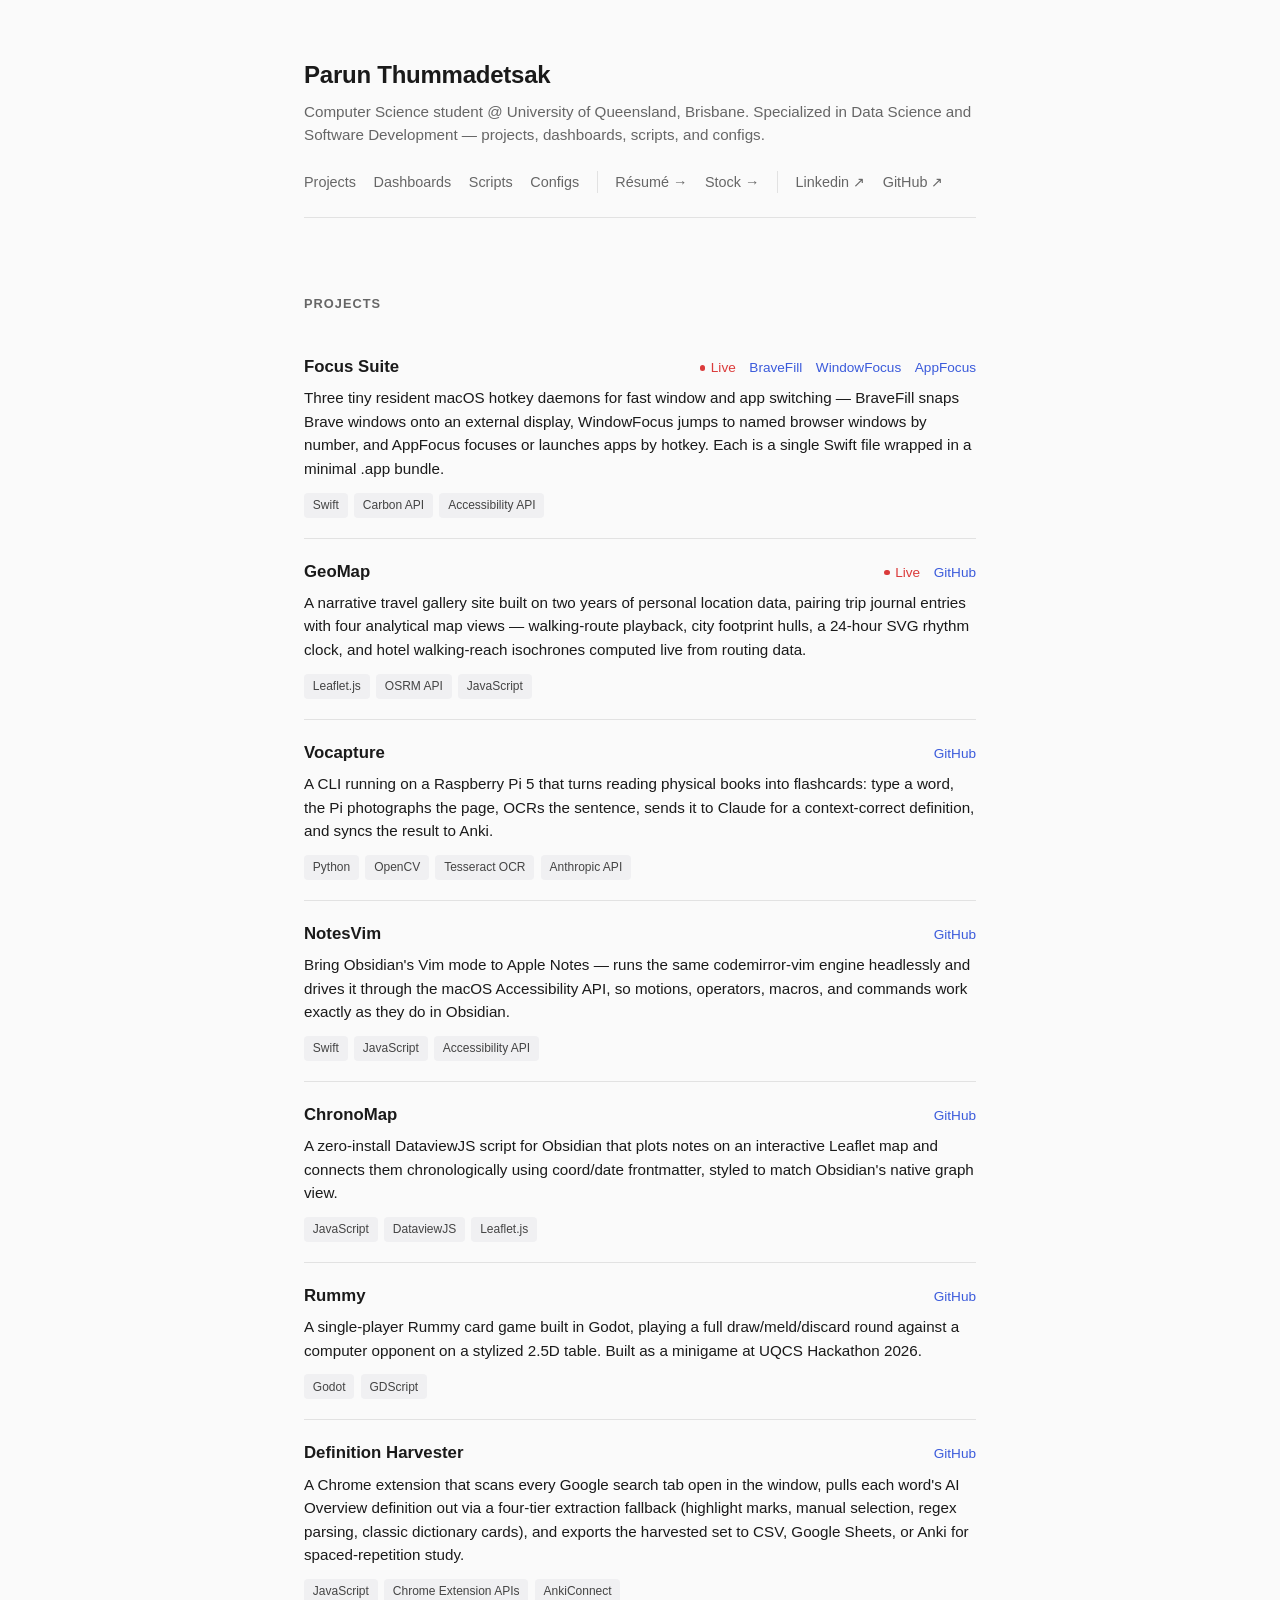
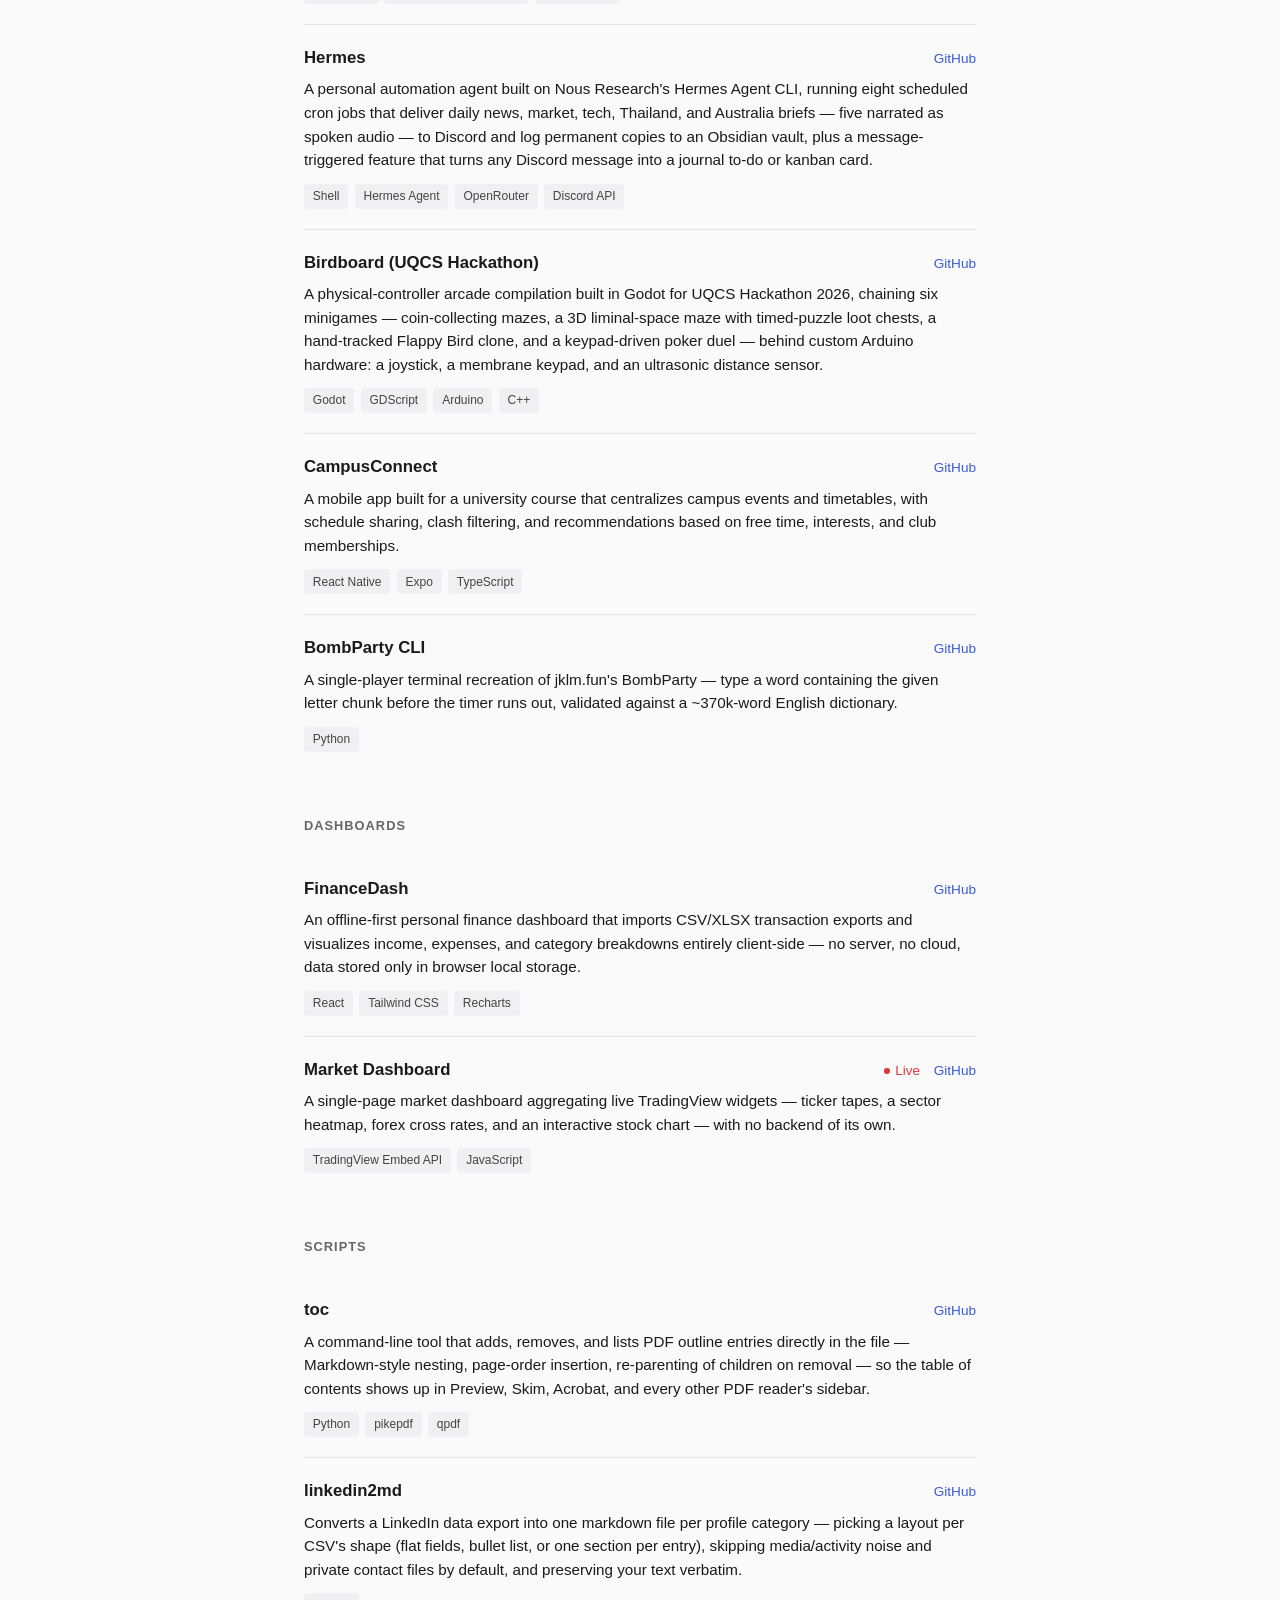
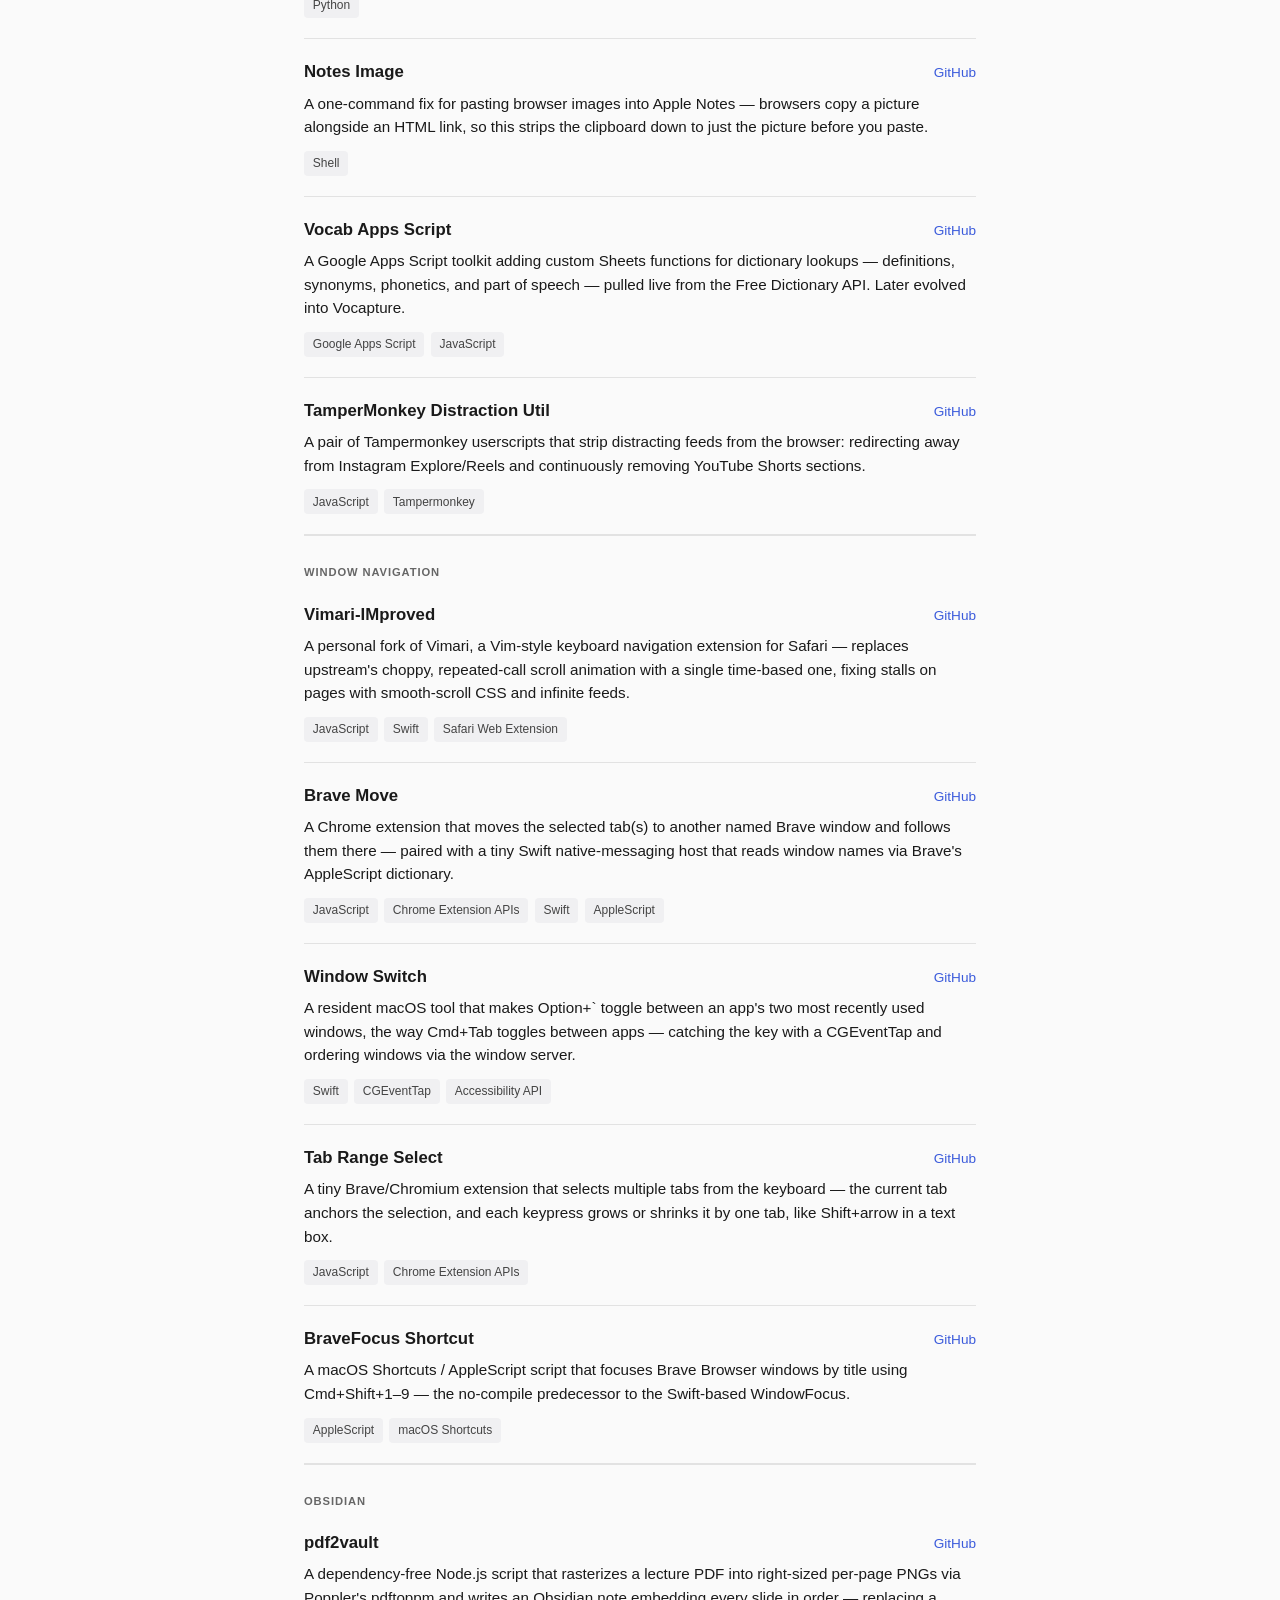
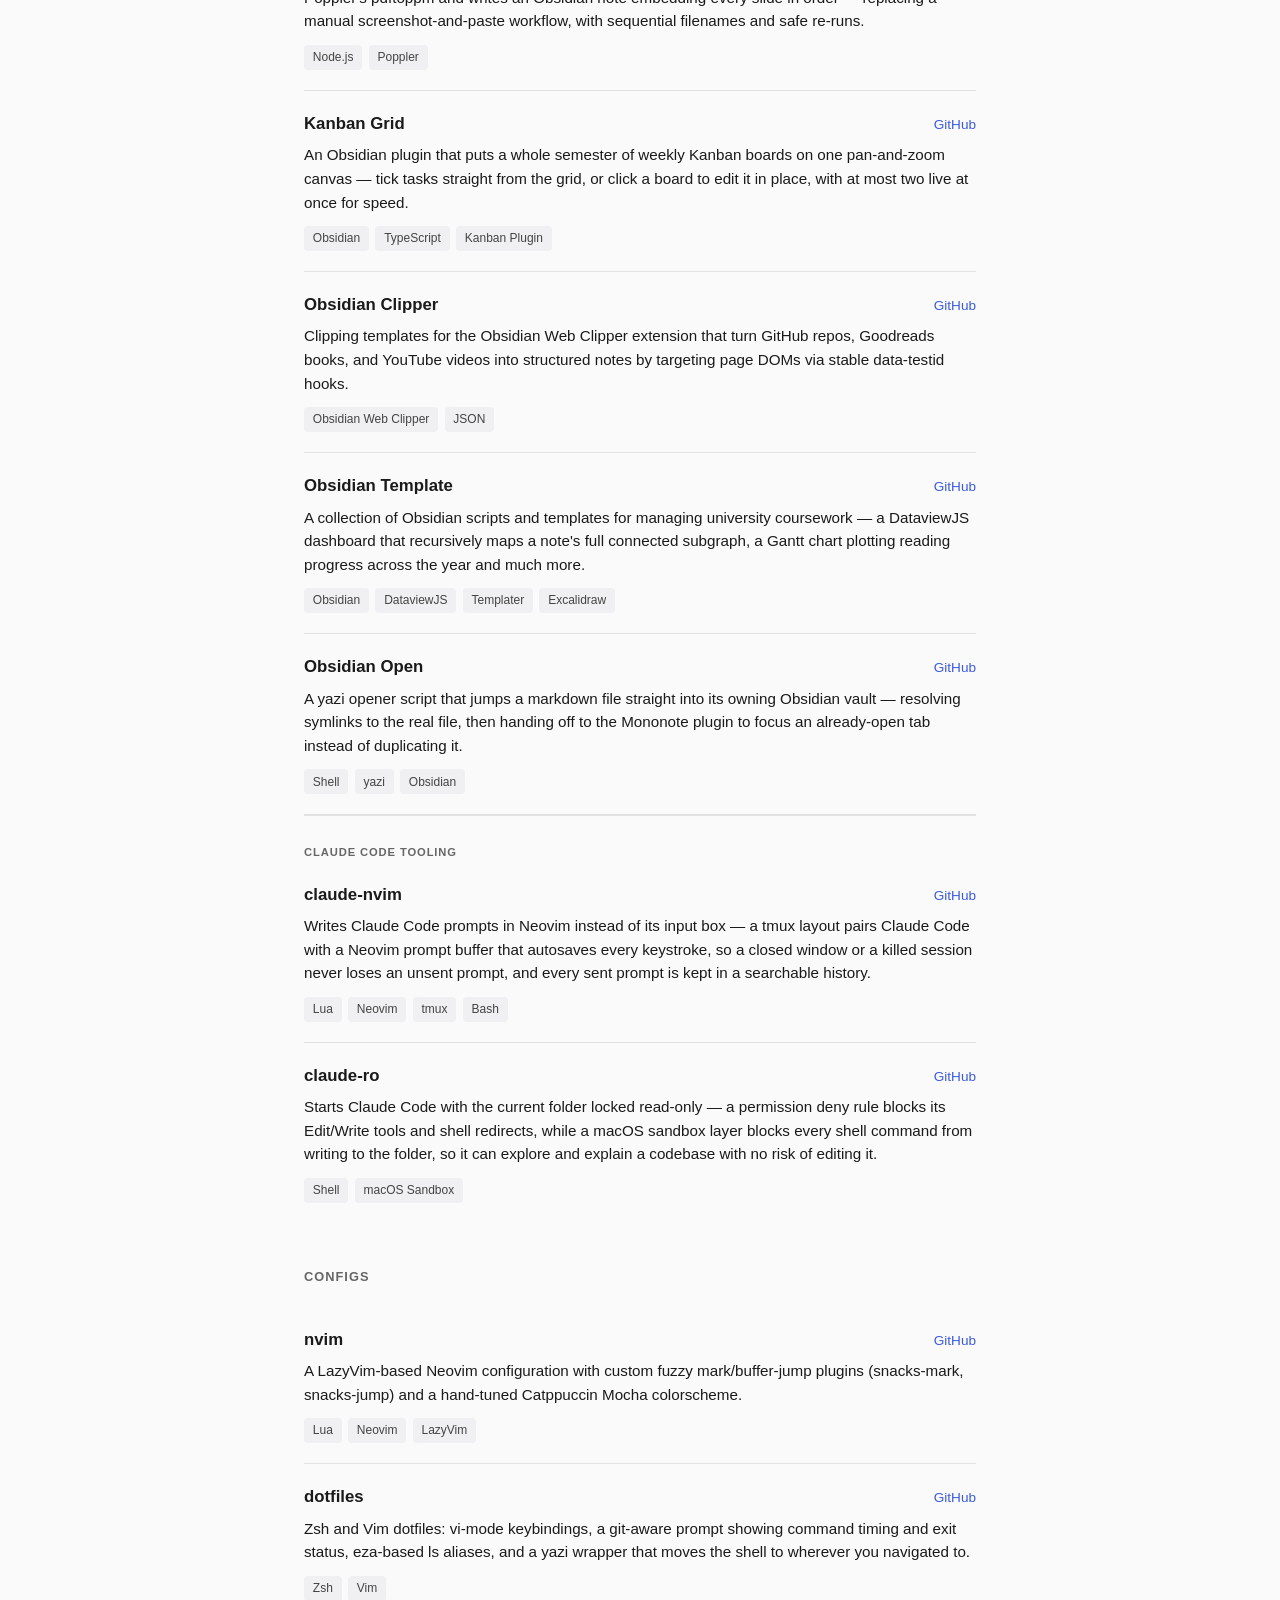
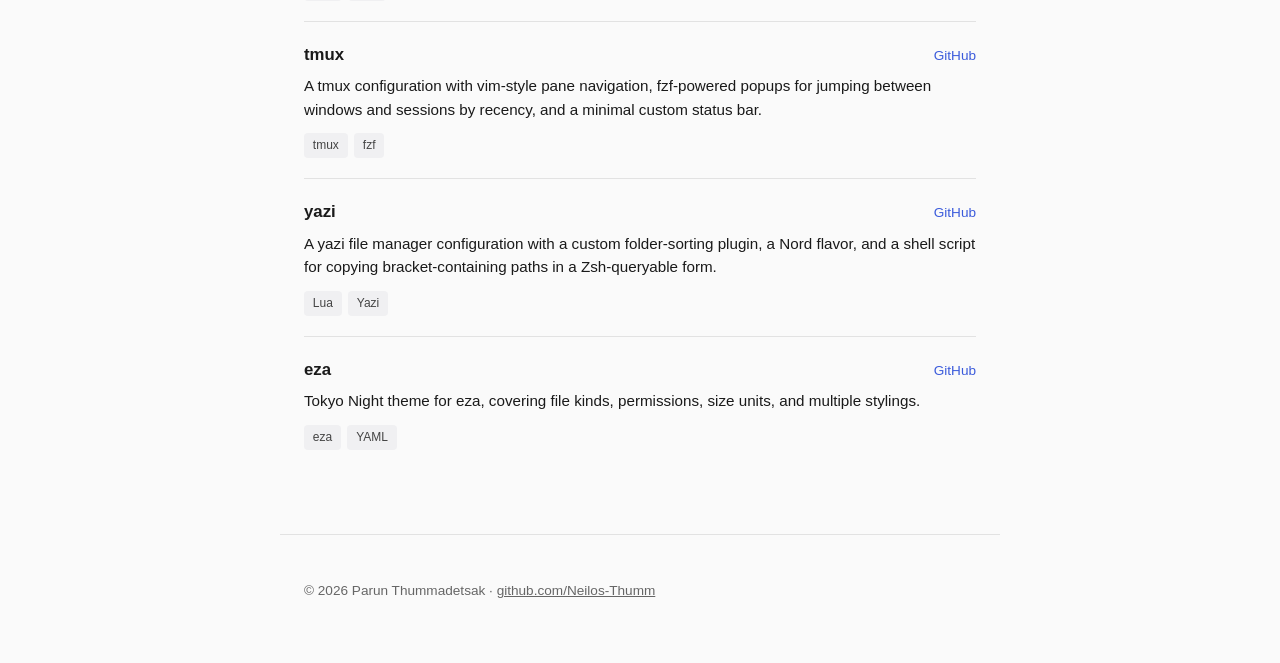
<file: index.html>
<!DOCTYPE html>
<html lang="en">
<head>
  <meta charset="UTF-8">
  <meta name="viewport" content="width=device-width, initial-scale=1">
  <title>Nile Parun</title>
  <meta name="description" content="Projects, dashboards, scripts, and configs by Nile Parun.">
  <link rel="icon" href="data:image/svg+xml,<svg xmlns=%22http://www.w3.org/2000/svg%22 viewBox=%220 0 100 100%22><text y=%22.9em%22 font-size=%2290%22>&#9679;</text></svg>">
  <link rel="stylesheet" href="css.css">
  <!-- Google tag (gtag.js) -->
  <script async src="https://www.googletagmanager.com/gtag/js?id=G-6Y356W58WZ"></script>
  <script>
    window.dataLayer = window.dataLayer || [];
    function gtag(){dataLayer.push(arguments);}
    gtag('js', new Date());
    gtag('config', 'G-6Y356W58WZ');
  </script>
</head>
<body>

  <header class="site-header">
    <h1><a href="/">Parun Thummadetsak</a></h1>
    <p class="tagline">Computer Science student @ University of Queensland, Brisbane. Specialized in Data Science and Software Development &mdash; projects, dashboards, scripts, and configs.</p>
    <nav class="section-nav">
      <div class="nav-group">
        <a href="/#projects">Projects</a>
        <a href="/#dashboards">Dashboards</a>
        <a href="/#scripts">Scripts</a>
        <a href="/#configs">Configs</a>
      </div>
      <span class="nav-divider" aria-hidden="true"></span>
      <div class="nav-group">
        <a href="/resume">Résumé &#8594;</a>
        <a href="https://stock.nileparun.com/">Stock &#8594;</a>
      </div>
      <span class="nav-divider" aria-hidden="true"></span>
      <div class="nav-group">
        <a href="https://www.linkedin.com/in/parunthumm/" target="_blank" rel="noopener">Linkedin &#8599;</a>
        <a href="https://github.com/Neilos-Thumm" target="_blank" rel="noopener">GitHub &#8599;</a>
      </div>
    </nav>
  </header>

  <nav class="scroll-rail" aria-label="Page sections">
    <a class="rail-item" href="#projects" data-target="projects">
      <span class="rail-tick"></span>
      <span class="rail-label">Projects</span>
    </a>
    <a class="rail-item" href="#dashboards" data-target="dashboards">
      <span class="rail-tick"></span>
      <span class="rail-label">Dashboards</span>
    </a>
    <a class="rail-item" href="#scripts" data-target="scripts">
      <span class="rail-tick"></span>
      <span class="rail-label">Scripts</span>
    </a>
    <a class="rail-item rail-item--sub" href="#scripts-window-nav" data-target="scripts-window-nav">
      <span class="rail-tick"></span>
      <span class="rail-label">Window Navigation</span>
    </a>
    <a class="rail-item rail-item--sub" href="#scripts-obsidian" data-target="scripts-obsidian">
      <span class="rail-tick"></span>
      <span class="rail-label">Obsidian</span>
    </a>
    <a class="rail-item rail-item--sub" href="#scripts-claude-tooling" data-target="scripts-claude-tooling">
      <span class="rail-tick"></span>
      <span class="rail-label">Claude Code Tooling</span>
    </a>
    <a class="rail-item" href="#configs" data-target="configs">
      <span class="rail-tick"></span>
      <span class="rail-label">Configs</span>
    </a>
  </nav>

  <main>

    <section id="projects" aria-labelledby="projects-heading">
      <h2 id="projects-heading">Projects</h2>

      <article class="entry">
        <div class="entry-head">
          <h3><a href="https://focus.nileparun.com/" target="_blank" rel="noopener">Focus Suite</a></h3>
          <div class="entry-links">
            <a href="https://focus.nileparun.com/" target="_blank" rel="noopener" class="live">Live</a>
            <a href="https://github.com/Neilos-Thumm/BraveFill" target="_blank" rel="noopener">BraveFill</a>
            <a href="https://github.com/Neilos-Thumm/WindowFocus" target="_blank" rel="noopener">WindowFocus</a>
            <a href="https://github.com/Neilos-Thumm/AppFocus" target="_blank" rel="noopener">AppFocus</a>
          </div>
        </div>
        <p>Three tiny resident macOS hotkey daemons for fast window and app switching &mdash; BraveFill snaps Brave windows onto an external display, WindowFocus jumps to named browser windows by number, and AppFocus focuses or launches apps by hotkey. Each is a single Swift file wrapped in a minimal .app bundle.</p>
        <ul class="tech">
          <li>Swift</li><li>Carbon API</li><li>Accessibility API</li>
        </ul>
      </article>

      <article class="entry">
        <div class="entry-head">
          <h3><a href="https://map.nileparun.com/" target="_blank" rel="noopener">GeoMap</a></h3>
          <div class="entry-links">
            <a href="https://map.nileparun.com/" target="_blank" rel="noopener" class="live">Live</a>
            <a href="https://github.com/Neilos-Thumm/GeoMap" target="_blank" rel="noopener">GitHub</a>
          </div>
        </div>
        <p>A narrative travel gallery site built on two years of personal location data, pairing trip journal entries with four analytical map views &mdash; walking-route playback, city footprint hulls, a 24-hour SVG rhythm clock, and hotel walking-reach isochrones computed live from routing data.</p>
        <ul class="tech">
          <li>Leaflet.js</li><li>OSRM API</li><li>JavaScript</li>
        </ul>
      </article>

      <article class="entry">
        <div class="entry-head">
          <h3><a href="https://github.com/Neilos-Thumm/Vocapture" target="_blank" rel="noopener">Vocapture</a></h3>
          <div class="entry-links">
            <a href="https://github.com/Neilos-Thumm/Vocapture" target="_blank" rel="noopener">GitHub</a>
          </div>
        </div>
        <p>A CLI running on a Raspberry Pi 5 that turns reading physical books into flashcards: type a word, the Pi photographs the page, OCRs the sentence, sends it to Claude for a context-correct definition, and syncs the result to Anki.</p>
        <ul class="tech">
          <li>Python</li><li>OpenCV</li><li>Tesseract OCR</li><li>Anthropic API</li>
        </ul>
      </article>

      <article class="entry">
        <div class="entry-head">
          <h3><a href="https://github.com/Neilos-Thumm/NotesVim" target="_blank" rel="noopener">NotesVim</a></h3>
          <div class="entry-links">
            <a href="https://github.com/Neilos-Thumm/NotesVim" target="_blank" rel="noopener">GitHub</a>
          </div>
        </div>
        <p>Bring Obsidian's Vim mode to Apple Notes &mdash; runs the same codemirror-vim engine headlessly and drives it through the macOS Accessibility API, so motions, operators, macros, and commands work exactly as they do in Obsidian.</p>
        <ul class="tech">
          <li>Swift</li><li>JavaScript</li><li>Accessibility API</li>
        </ul>
      </article>

      <article class="entry">
        <div class="entry-head">
          <h3><a href="https://github.com/Neilos-Thumm/ChronoMap" target="_blank" rel="noopener">ChronoMap</a></h3>
          <div class="entry-links">
            <a href="https://github.com/Neilos-Thumm/ChronoMap" target="_blank" rel="noopener">GitHub</a>
          </div>
        </div>
        <p>A zero-install DataviewJS script for Obsidian that plots notes on an interactive Leaflet map and connects them chronologically using coord/date frontmatter, styled to match Obsidian's native graph view.</p>
        <ul class="tech">
          <li>JavaScript</li><li>DataviewJS</li><li>Leaflet.js</li>
        </ul>
      </article>

      <article class="entry">
        <div class="entry-head">
          <h3><a href="https://github.com/Neilos-Thumm/Rummy" target="_blank" rel="noopener">Rummy</a></h3>
          <div class="entry-links">
            <a href="https://github.com/Neilos-Thumm/Rummy" target="_blank" rel="noopener">GitHub</a>
          </div>
        </div>
        <p>A single-player Rummy card game built in Godot, playing a full draw/meld/discard round against a computer opponent on a stylized 2.5D table. Built as a minigame at UQCS Hackathon 2026.</p>
        <ul class="tech">
          <li>Godot</li><li>GDScript</li>
        </ul>
      </article>

      <article class="entry">
        <div class="entry-head">
          <h3><a href="https://github.com/Neilos-Thumm/DefinitionHarvester" target="_blank" rel="noopener">Definition Harvester</a></h3>
          <div class="entry-links">
            <a href="https://github.com/Neilos-Thumm/DefinitionHarvester" target="_blank" rel="noopener">GitHub</a>
          </div>
        </div>
        <p>A Chrome extension that scans every Google search tab open in the window, pulls each word's AI Overview definition out via a four-tier extraction fallback (highlight marks, manual selection, regex parsing, classic dictionary cards), and exports the harvested set to CSV, Google Sheets, or Anki for spaced-repetition study.</p>
        <ul class="tech">
          <li>JavaScript</li><li>Chrome Extension APIs</li><li>AnkiConnect</li>
        </ul>
      </article>

      <article class="entry">
        <div class="entry-head">
          <h3><a href="https://github.com/Neilos-Thumm/Hermes" target="_blank" rel="noopener">Hermes</a></h3>
          <div class="entry-links">
            <a href="https://github.com/Neilos-Thumm/Hermes" target="_blank" rel="noopener">GitHub</a>
          </div>
        </div>
        <p>A personal automation agent built on Nous Research's Hermes Agent CLI, running eight scheduled cron jobs that deliver daily news, market, tech, Thailand, and Australia briefs &mdash; five narrated as spoken audio &mdash; to Discord and log permanent copies to an Obsidian vault, plus a message-triggered feature that turns any Discord message into a journal to-do or kanban card.</p>
        <ul class="tech">
          <li>Shell</li><li>Hermes Agent</li><li>OpenRouter</li><li>Discord API</li>
        </ul>
      </article>

      <article class="entry">
        <div class="entry-head">
          <h3><a href="https://github.com/thedoomedpie/Hackathon-2026" target="_blank" rel="noopener">Birdboard (UQCS Hackathon)</a></h3>
          <div class="entry-links">
            <a href="https://github.com/thedoomedpie/Hackathon-2026" target="_blank" rel="noopener">GitHub</a>
          </div>
        </div>
        <p>A physical-controller arcade compilation built in Godot for UQCS Hackathon 2026, chaining six minigames &mdash; coin-collecting mazes, a 3D liminal-space maze with timed-puzzle loot chests, a hand-tracked Flappy Bird clone, and a keypad-driven poker duel &mdash; behind custom Arduino hardware: a joystick, a membrane keypad, and an ultrasonic distance sensor.</p>
        <ul class="tech">
          <li>Godot</li><li>GDScript</li><li>Arduino</li><li>C++</li>
        </ul>
      </article>

      <article class="entry">
        <div class="entry-head">
          <h3><a href="https://github.com/Neilos-Thumm/CampusConnect" target="_blank" rel="noopener">CampusConnect</a></h3>
          <div class="entry-links">
            <a href="https://github.com/Neilos-Thumm/CampusConnect" target="_blank" rel="noopener">GitHub</a>
          </div>
        </div>
        <p>A mobile app built for a university course that centralizes campus events and timetables, with schedule sharing, clash filtering, and recommendations based on free time, interests, and club memberships.</p>
        <ul class="tech">
          <li>React Native</li><li>Expo</li><li>TypeScript</li>
        </ul>
      </article>

      <article class="entry">
        <div class="entry-head">
          <h3><a href="https://github.com/Neilos-Thumm/BombParty-CLI" target="_blank" rel="noopener">BombParty CLI</a></h3>
          <div class="entry-links">
            <a href="https://github.com/Neilos-Thumm/BombParty-CLI" target="_blank" rel="noopener">GitHub</a>
          </div>
        </div>
        <p>A single-player terminal recreation of jklm.fun's BombParty &mdash; type a word containing the given letter chunk before the timer runs out, validated against a ~370k-word English dictionary.</p>
        <ul class="tech">
          <li>Python</li>
        </ul>
      </article>
    </section>

    <section id="dashboards" aria-labelledby="dashboards-heading">
      <h2 id="dashboards-heading">Dashboards</h2>

      <article class="entry">
        <div class="entry-head">
          <h3><a href="https://github.com/Neilos-Thumm/FinanceDash" target="_blank" rel="noopener">FinanceDash</a></h3>
          <div class="entry-links">
            <a href="https://github.com/Neilos-Thumm/FinanceDash" target="_blank" rel="noopener">GitHub</a>
          </div>
        </div>
        <p>An offline-first personal finance dashboard that imports CSV/XLSX transaction exports and visualizes income, expenses, and category breakdowns entirely client-side &mdash; no server, no cloud, data stored only in browser local storage.</p>
        <ul class="tech">
          <li>React</li><li>Tailwind CSS</li><li>Recharts</li>
        </ul>
      </article>

      <article class="entry">
        <div class="entry-head">
          <h3><a href="https://stock.nileparun.com" target="_blank" rel="noopener">Market Dashboard</a></h3>
          <div class="entry-links">
            <a href="https://stock.nileparun.com" class="live">Live</a>
            <a href="https://github.com/Neilos-Thumm/stock" target="_blank" rel="noopener">GitHub</a>
          </div>
        </div>
        <p>A single-page market dashboard aggregating live TradingView widgets &mdash; ticker tapes, a sector heatmap, forex cross rates, and an interactive stock chart &mdash; with no backend of its own.</p>
        <ul class="tech">
          <li>TradingView Embed API</li><li>JavaScript</li>
        </ul>
      </article>
    </section>

    <section id="scripts" aria-labelledby="scripts-heading">
      <h2 id="scripts-heading">Scripts</h2>

      <article class="entry">
        <div class="entry-head">
          <h3><a href="https://github.com/Neilos-Thumm/toc" target="_blank" rel="noopener">toc</a></h3>
          <div class="entry-links">
            <a href="https://github.com/Neilos-Thumm/toc" target="_blank" rel="noopener">GitHub</a>
          </div>
        </div>
        <p>A command-line tool that adds, removes, and lists PDF outline entries directly in the file &mdash; Markdown-style nesting, page-order insertion, re-parenting of children on removal &mdash; so the table of contents shows up in Preview, Skim, Acrobat, and every other PDF reader's sidebar.</p>
        <ul class="tech">
          <li>Python</li><li>pikepdf</li><li>qpdf</li>
        </ul>
      </article>

      <article class="entry">
        <div class="entry-head">
          <h3><a href="https://github.com/Neilos-Thumm/linkedin2md" target="_blank" rel="noopener">linkedin2md</a></h3>
          <div class="entry-links">
            <a href="https://github.com/Neilos-Thumm/linkedin2md" target="_blank" rel="noopener">GitHub</a>
          </div>
        </div>
        <p>Converts a LinkedIn data export into one markdown file per profile category &mdash; picking a layout per CSV's shape (flat fields, bullet list, or one section per entry), skipping media/activity noise and private contact files by default, and preserving your text verbatim.</p>
        <ul class="tech">
          <li>Python</li>
        </ul>
      </article>

      <article class="entry">
        <div class="entry-head">
          <h3><a href="https://github.com/Neilos-Thumm/NotesImage" target="_blank" rel="noopener">Notes Image</a></h3>
          <div class="entry-links">
            <a href="https://github.com/Neilos-Thumm/NotesImage" target="_blank" rel="noopener">GitHub</a>
          </div>
        </div>
        <p>A one-command fix for pasting browser images into Apple Notes &mdash; browsers copy a picture alongside an HTML link, so this strips the clipboard down to just the picture before you paste.</p>
        <ul class="tech">
          <li>Shell</li>
        </ul>
      </article>

      <article class="entry">
        <div class="entry-head">
          <h3><a href="https://github.com/Neilos-Thumm/vocab-apps-script" target="_blank" rel="noopener">Vocab Apps Script</a></h3>
          <div class="entry-links">
            <a href="https://github.com/Neilos-Thumm/vocab-apps-script" target="_blank" rel="noopener">GitHub</a>
          </div>
        </div>
        <p>A Google Apps Script toolkit adding custom Sheets functions for dictionary lookups &mdash; definitions, synonyms, phonetics, and part of speech &mdash; pulled live from the Free Dictionary API. Later evolved into Vocapture.</p>
        <ul class="tech">
          <li>Google Apps Script</li><li>JavaScript</li>
        </ul>
      </article>

      <article class="entry">
        <div class="entry-head">
          <h3><a href="https://github.com/Neilos-Thumm/TaperMonkeyDistractionUtil" target="_blank" rel="noopener">TamperMonkey Distraction Util</a></h3>
          <div class="entry-links">
            <a href="https://github.com/Neilos-Thumm/TaperMonkeyDistractionUtil" target="_blank" rel="noopener">GitHub</a>
          </div>
        </div>
        <p>A pair of Tampermonkey userscripts that strip distracting feeds from the browser: redirecting away from Instagram Explore/Reels and continuously removing YouTube Shorts sections.</p>
        <ul class="tech">
          <li>JavaScript</li><li>Tampermonkey</li>
        </ul>
      </article>

      <h3 id="scripts-window-nav" class="subsection-heading">Window Navigation</h3>

      <article class="entry">
        <div class="entry-head">
          <h3><a href="https://github.com/Neilos-Thumm/Vimari-IMproved" target="_blank" rel="noopener">Vimari-IMproved</a></h3>
          <div class="entry-links">
            <a href="https://github.com/Neilos-Thumm/Vimari-IMproved" target="_blank" rel="noopener">GitHub</a>
          </div>
        </div>
        <p>A personal fork of Vimari, a Vim-style keyboard navigation extension for Safari &mdash; replaces upstream's choppy, repeated-call scroll animation with a single time-based one, fixing stalls on pages with smooth-scroll CSS and infinite feeds.</p>
        <ul class="tech">
          <li>JavaScript</li><li>Swift</li><li>Safari Web Extension</li>
        </ul>
      </article>

      <article class="entry">
        <div class="entry-head">
          <h3><a href="https://github.com/Neilos-Thumm/BraveMove" target="_blank" rel="noopener">Brave Move</a></h3>
          <div class="entry-links">
            <a href="https://github.com/Neilos-Thumm/BraveMove" target="_blank" rel="noopener">GitHub</a>
          </div>
        </div>
        <p>A Chrome extension that moves the selected tab(s) to another named Brave window and follows them there &mdash; paired with a tiny Swift native-messaging host that reads window names via Brave's AppleScript dictionary.</p>
        <ul class="tech">
          <li>JavaScript</li><li>Chrome Extension APIs</li><li>Swift</li><li>AppleScript</li>
        </ul>
      </article>

      <article class="entry">
        <div class="entry-head">
          <h3><a href="https://github.com/Neilos-Thumm/WindowSwitch" target="_blank" rel="noopener">Window Switch</a></h3>
          <div class="entry-links">
            <a href="https://github.com/Neilos-Thumm/WindowSwitch" target="_blank" rel="noopener">GitHub</a>
          </div>
        </div>
        <p>A resident macOS tool that makes Option+` toggle between an app's two most recently used windows, the way Cmd+Tab toggles between apps &mdash; catching the key with a CGEventTap and ordering windows via the window server.</p>
        <ul class="tech">
          <li>Swift</li><li>CGEventTap</li><li>Accessibility API</li>
        </ul>
      </article>

      <article class="entry">
        <div class="entry-head">
          <h3><a href="https://github.com/Neilos-Thumm/TabRangeSelect" target="_blank" rel="noopener">Tab Range Select</a></h3>
          <div class="entry-links">
            <a href="https://github.com/Neilos-Thumm/TabRangeSelect" target="_blank" rel="noopener">GitHub</a>
          </div>
        </div>
        <p>A tiny Brave/Chromium extension that selects multiple tabs from the keyboard &mdash; the current tab anchors the selection, and each keypress grows or shrinks it by one tab, like Shift+arrow in a text box.</p>
        <ul class="tech">
          <li>JavaScript</li><li>Chrome Extension APIs</li>
        </ul>
      </article>

      <article class="entry">
        <div class="entry-head">
          <h3><a href="https://github.com/Neilos-Thumm/BraveFocus-shortcut" target="_blank" rel="noopener">BraveFocus Shortcut</a></h3>
          <div class="entry-links">
            <a href="https://github.com/Neilos-Thumm/BraveFocus-shortcut" target="_blank" rel="noopener">GitHub</a>
          </div>
        </div>
        <p>A macOS Shortcuts / AppleScript script that focuses Brave Browser windows by title using Cmd+Shift+1&ndash;9 &mdash; the no-compile predecessor to the Swift-based WindowFocus.</p>
        <ul class="tech">
          <li>AppleScript</li><li>macOS Shortcuts</li>
        </ul>
      </article>

      <h3 id="scripts-obsidian" class="subsection-heading">Obsidian</h3>

      <article class="entry">
        <div class="entry-head">
          <h3><a href="https://github.com/Neilos-Thumm/pdf2vault" target="_blank" rel="noopener">pdf2vault</a></h3>
          <div class="entry-links">
            <a href="https://github.com/Neilos-Thumm/pdf2vault" target="_blank" rel="noopener">GitHub</a>
          </div>
        </div>
        <p>A dependency-free Node.js script that rasterizes a lecture PDF into right-sized per-page PNGs via Poppler's pdftoppm and writes an Obsidian note embedding every slide in order &mdash; replacing a manual screenshot-and-paste workflow, with sequential filenames and safe re-runs.</p>
        <ul class="tech">
          <li>Node.js</li><li>Poppler</li>
        </ul>
      </article>

      <article class="entry">
        <div class="entry-head">
          <h3><a href="https://github.com/Neilos-Thumm/Kanban-Grid" target="_blank" rel="noopener">Kanban Grid</a></h3>
          <div class="entry-links">
            <a href="https://github.com/Neilos-Thumm/Kanban-Grid" target="_blank" rel="noopener">GitHub</a>
          </div>
        </div>
        <p>An Obsidian plugin that puts a whole semester of weekly Kanban boards on one pan-and-zoom canvas &mdash; tick tasks straight from the grid, or click a board to edit it in place, with at most two live at once for speed.</p>
        <ul class="tech">
          <li>Obsidian</li><li>TypeScript</li><li>Kanban Plugin</li>
        </ul>
      </article>

      <article class="entry">
        <div class="entry-head">
          <h3><a href="https://github.com/Neilos-Thumm/ObsidianClipper" target="_blank" rel="noopener">Obsidian Clipper</a></h3>
          <div class="entry-links">
            <a href="https://github.com/Neilos-Thumm/ObsidianClipper" target="_blank" rel="noopener">GitHub</a>
          </div>
        </div>
        <p>Clipping templates for the Obsidian Web Clipper extension that turn GitHub repos, Goodreads books, and YouTube videos into structured notes by targeting page DOMs via stable data-testid hooks.</p>
        <ul class="tech">
          <li>Obsidian Web Clipper</li><li>JSON</li>
        </ul>
      </article>

      <article class="entry">
        <div class="entry-head">
          <h3><a href="https://github.com/Neilos-Thumm/ObsidianTemplate" target="_blank" rel="noopener">Obsidian Template</a></h3>
          <div class="entry-links">
            <a href="https://github.com/Neilos-Thumm/ObsidianTemplate" target="_blank" rel="noopener">GitHub</a>
          </div>
        </div>
        <p>A collection of Obsidian scripts and templates for managing university coursework &mdash; a DataviewJS dashboard that recursively maps a note's full connected subgraph, a Gantt chart plotting reading progress across the year and much more.</p>
        <ul class="tech">
          <li>Obsidian</li><li>DataviewJS</li><li>Templater</li><li>Excalidraw</li>
        </ul>
      </article>

      <article class="entry">
        <div class="entry-head">
          <h3><a href="https://github.com/Neilos-Thumm/ObsidianOpen" target="_blank" rel="noopener">Obsidian Open</a></h3>
          <div class="entry-links">
            <a href="https://github.com/Neilos-Thumm/ObsidianOpen" target="_blank" rel="noopener">GitHub</a>
          </div>
        </div>
        <p>A yazi opener script that jumps a markdown file straight into its owning Obsidian vault &mdash; resolving symlinks to the real file, then handing off to the Mononote plugin to focus an already-open tab instead of duplicating it.</p>
        <ul class="tech">
          <li>Shell</li><li>yazi</li><li>Obsidian</li>
        </ul>
      </article>

      <h3 id="scripts-claude-tooling" class="subsection-heading">Claude Code Tooling</h3>

      <article class="entry">
        <div class="entry-head">
          <h3><a href="https://github.com/Neilos-Thumm/claude-nvim" target="_blank" rel="noopener">claude-nvim</a></h3>
          <div class="entry-links">
            <a href="https://github.com/Neilos-Thumm/claude-nvim" target="_blank" rel="noopener">GitHub</a>
          </div>
        </div>
        <p>Writes Claude Code prompts in Neovim instead of its input box &mdash; a tmux layout pairs Claude Code with a Neovim prompt buffer that autosaves every keystroke, so a closed window or a killed session never loses an unsent prompt, and every sent prompt is kept in a searchable history.</p>
        <ul class="tech">
          <li>Lua</li><li>Neovim</li><li>tmux</li><li>Bash</li>
        </ul>
      </article>

      <article class="entry">
        <div class="entry-head">
          <h3><a href="https://github.com/Neilos-Thumm/claude-ro" target="_blank" rel="noopener">claude-ro</a></h3>
          <div class="entry-links">
            <a href="https://github.com/Neilos-Thumm/claude-ro" target="_blank" rel="noopener">GitHub</a>
          </div>
        </div>
        <p>Starts Claude Code with the current folder locked read-only &mdash; a permission deny rule blocks its Edit/Write tools and shell redirects, while a macOS sandbox layer blocks every shell command from writing to the folder, so it can explore and explain a codebase with no risk of editing it.</p>
        <ul class="tech">
          <li>Shell</li><li>macOS Sandbox</li>
        </ul>
      </article>
    </section>

    <section id="configs" aria-labelledby="configs-heading">
      <h2 id="configs-heading">Configs</h2>

      <article class="entry">
        <div class="entry-head">
          <h3><a href="https://github.com/Neilos-Thumm/nvim" target="_blank" rel="noopener">nvim</a></h3>
          <div class="entry-links">
            <a href="https://github.com/Neilos-Thumm/nvim" target="_blank" rel="noopener">GitHub</a>
          </div>
        </div>
        <p>A LazyVim-based Neovim configuration with custom fuzzy mark/buffer-jump plugins (snacks-mark, snacks-jump) and a hand-tuned Catppuccin Mocha colorscheme.</p>
        <ul class="tech">
          <li>Lua</li><li>Neovim</li><li>LazyVim</li>
        </ul>
      </article>

      <article class="entry">
        <div class="entry-head">
          <h3><a href="https://github.com/Neilos-Thumm/dotfiles" target="_blank" rel="noopener">dotfiles</a></h3>
          <div class="entry-links">
            <a href="https://github.com/Neilos-Thumm/dotfiles" target="_blank" rel="noopener">GitHub</a>
          </div>
        </div>
        <p>Zsh and Vim dotfiles: vi-mode keybindings, a git-aware prompt showing command timing and exit status, eza-based ls aliases, and a yazi wrapper that moves the shell to wherever you navigated to.</p>
        <ul class="tech">
          <li>Zsh</li><li>Vim</li>
        </ul>
      </article>

      <article class="entry">
        <div class="entry-head">
          <h3><a href="https://github.com/Neilos-Thumm/tmux" target="_blank" rel="noopener">tmux</a></h3>
          <div class="entry-links">
            <a href="https://github.com/Neilos-Thumm/tmux" target="_blank" rel="noopener">GitHub</a>
          </div>
        </div>
        <p>A tmux configuration with vim-style pane navigation, fzf-powered popups for jumping between windows and sessions by recency, and a minimal custom status bar.</p>
        <ul class="tech">
          <li>tmux</li><li>fzf</li>
        </ul>
      </article>

      <article class="entry">
        <div class="entry-head">
          <h3><a href="https://github.com/Neilos-Thumm/yazi" target="_blank" rel="noopener">yazi</a></h3>
          <div class="entry-links">
            <a href="https://github.com/Neilos-Thumm/yazi" target="_blank" rel="noopener">GitHub</a>
          </div>
        </div>
        <p>A yazi file manager configuration with a custom folder-sorting plugin, a Nord flavor, and a shell script for copying bracket-containing paths in a Zsh-queryable form.</p>
        <ul class="tech">
          <li>Lua</li><li>Yazi</li>
        </ul>
      </article>

      <article class="entry">
        <div class="entry-head">
          <h3><a href="https://github.com/Neilos-Thumm/eza" target="_blank" rel="noopener">eza</a></h3>
          <div class="entry-links">
            <a href="https://github.com/Neilos-Thumm/eza" target="_blank" rel="noopener">GitHub</a>
          </div>
        </div>
        <p>Tokyo Night theme for eza, covering file kinds, permissions, size units, and multiple stylings.</p>
        <ul class="tech">
          <li>eza</li><li>YAML</li>
        </ul>
      </article>
    </section>

  </main>

  <footer class="site-footer">
    <p>&copy; 2026 Parun Thummadetsak &middot; <a href="https://github.com/Neilos-Thumm" target="_blank" rel="noopener">github.com/Neilos-Thumm</a></p>
  </footer>

  <script src="rail.js" defer></script>
</body>
</html>
</file>
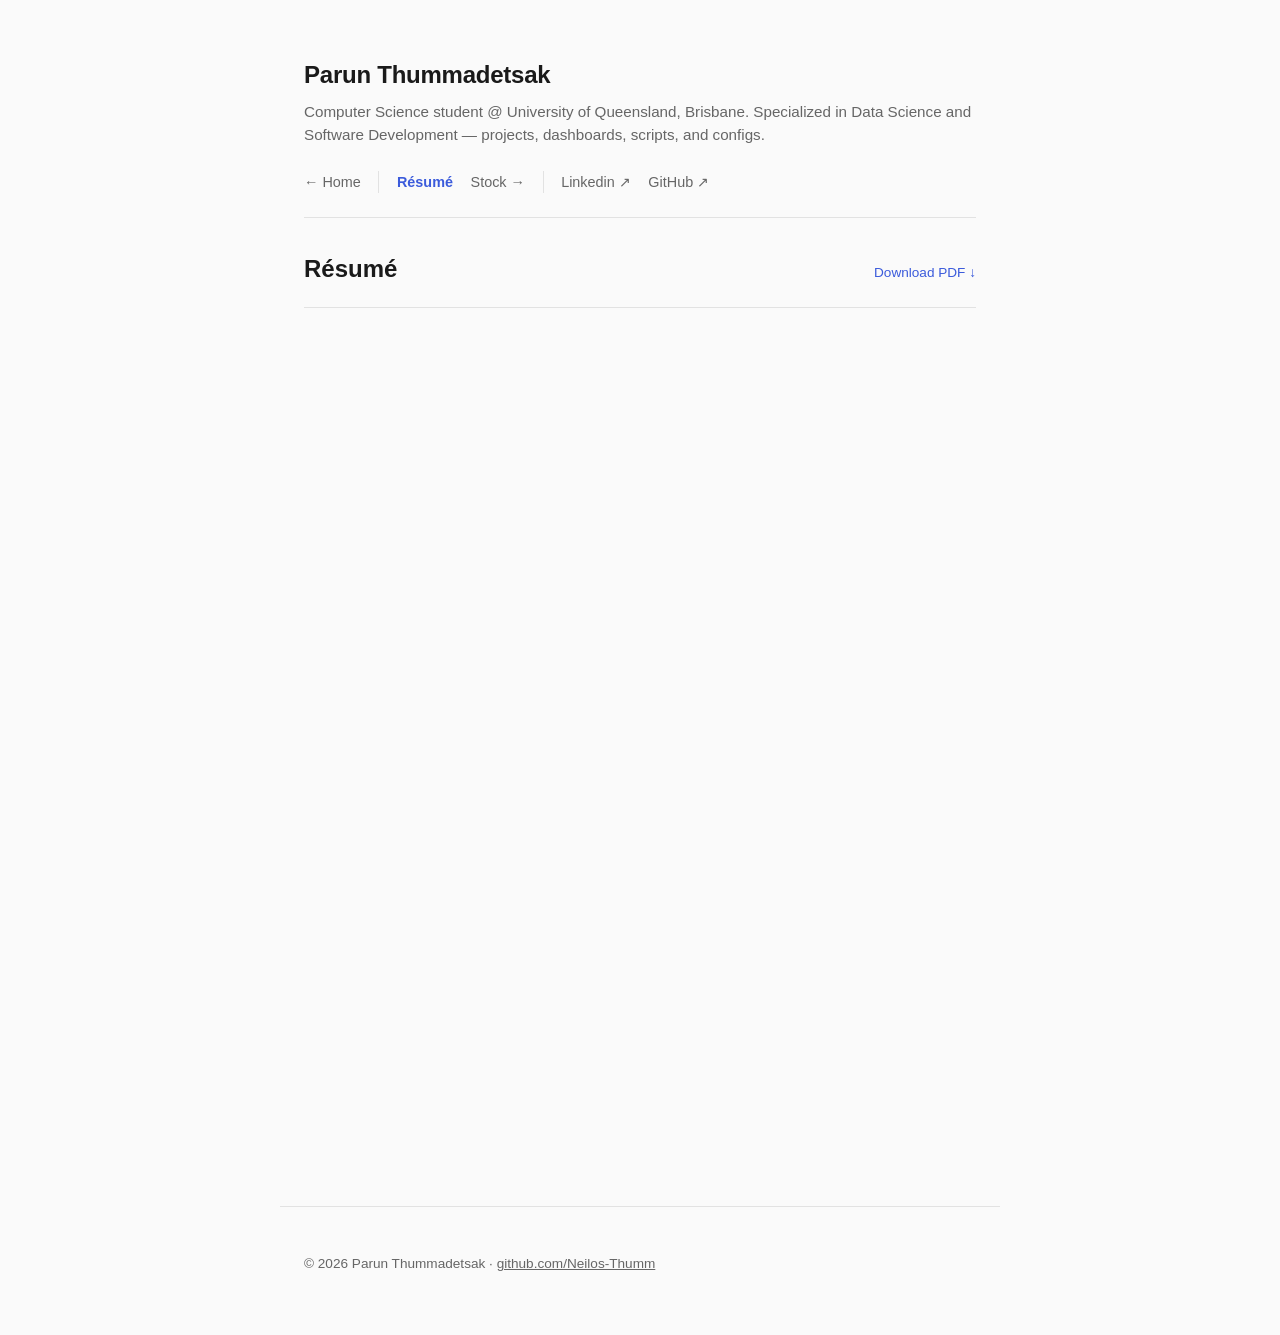
<file: resume.html>
<!DOCTYPE html>
<html lang="en">
<head>
  <meta charset="UTF-8">
  <meta name="viewport" content="width=device-width, initial-scale=1">
  <title>Résumé — Parun Thummadetsak</title>
  <meta name="description" content="Résumé of Parun Thummadetsak.">
  <link rel="icon" href="data:image/svg+xml,<svg xmlns=%22http://www.w3.org/2000/svg%22 viewBox=%220 0 100 100%22><text y=%22.9em%22 font-size=%2290%22>&#9679;</text></svg>">
  <link rel="stylesheet" href="css.css">
  <!-- Google tag (gtag.js) -->
  <script async src="https://www.googletagmanager.com/gtag/js?id=G-6Y356W58WZ"></script>
  <script>
    window.dataLayer = window.dataLayer || [];
    function gtag(){dataLayer.push(arguments);}
    gtag('js', new Date());
    gtag('config', 'G-6Y356W58WZ');
  </script>
</head>
<body>

  <header class="site-header">
    <h1><a href="/">Parun Thummadetsak</a></h1>
    <p class="tagline">Computer Science student @ University of Queensland, Brisbane. Specialized in Data Science and Software Development &mdash; projects, dashboards, scripts, and configs.</p>
    <nav class="section-nav">
      <div class="nav-group">
        <a href="/">&#8592; Home</a>
      </div>
      <span class="nav-divider" aria-hidden="true"></span>
      <div class="nav-group">
        <a href="/resume" class="active" aria-current="page">Résumé</a>
        <a href="https://stock.nileparun.com/">Stock &#8594;</a>
      </div>
      <span class="nav-divider" aria-hidden="true"></span>
      <div class="nav-group">
        <a href="https://www.linkedin.com/in/parunthumm/" target="_blank" rel="noopener">Linkedin &#8599;</a>
        <a href="https://github.com/Neilos-Thumm" target="_blank" rel="noopener">GitHub &#8599;</a>
      </div>
    </nav>
  </header>

  <main class="resume-main">

    <div class="resume-head">
      <h2>Résumé</h2>
      <div class="entry-links">
        <a href="https://drive.google.com/file/d/1Yjq_I4OY21Jv_5hVtN5JPYdin2ABkUZ0/view?usp=drive_link" target="_blank" rel="noopener">Download PDF &#8595;</a>
      </div>
    </div>

    <iframe class="resume-frame"
            src="https://drive.google.com/file/d/1Yjq_I4OY21Jv_5hVtN5JPYdin2ABkUZ0/preview"
            width="100%" style="height: 90vh; border: 0;" title="Résumé PDF"></iframe>

  </main>

  <footer class="site-footer">
    <p>&copy; 2026 Parun Thummadetsak &middot; <a href="https://github.com/Neilos-Thumm" target="_blank" rel="noopener">github.com/Neilos-Thumm</a></p>
  </footer>

</body>
</html>
</file>
<file: css.css>
:root {
  --bg: #fafafa;
  --fg: #1a1a1a;
  --muted: #666666;
  --border: #e2e2e2;
  --accent: #3b5bdb;
  --live: #db3b3b;
  --chip-bg: #f0f0f2;
  --chip-fg: #444444;
}

@media (prefers-color-scheme: dark) {
  :root {
    --bg: #14161a;
    --fg: #e8e8e8;
    --muted: #9a9a9a;
    --border: #2a2d33;
    --accent: #8ab4ff;
    --live: #ff8a8a;
    --chip-bg: #1f2228;
    --chip-fg: #b7b9bf;
  }
}

* { box-sizing: border-box; }

html { scroll-behavior: smooth; }

body {
  margin: 0;
  background: var(--bg);
  color: var(--fg);
  font-family: -apple-system, BlinkMacSystemFont, "Segoe UI", Helvetica, Arial, sans-serif;
  line-height: 1.55;
  -webkit-font-smoothing: antialiased;
}

main {
  max-width: 720px;
  margin: 0 auto;
  padding: 0 1.5rem 4rem;
}

.site-header {
  max-width: 720px;
  margin: 0 auto;
  padding: 3.5rem 1.5rem 2rem;
}

.site-header h1 {
  font-size: 1.5rem;
  font-weight: 600;
  margin: 0 0 0.4rem;
  letter-spacing: -0.01em;
}

.tagline {
  color: var(--muted);
  margin: 0 0 1.5rem;
  font-size: 0.95rem;
}

.section-nav {
  display: flex;
  flex-wrap: wrap;
  gap: 1.1rem;
  padding-bottom: 1.5rem;
  border-bottom: 1px solid var(--border);
  font-size: 0.9rem;
}

.section-nav a {
  color: var(--muted);
  text-decoration: none;
}

.section-nav a:hover {
  color: var(--accent);
}

.section-nav a.active {
  color: var(--accent);
  font-weight: 600;
}

.site-header h1 a {
  color: inherit;
  text-decoration: none;
}

.nav-group {
  display: flex;
  flex-wrap: wrap;
  gap: 1.1rem;
}

.nav-divider {
  width: 1px;
  align-self: stretch;
  background: var(--border);
}

section {
  padding-top: 2.75rem;
}

section h2 {
  font-size: 0.8rem;
  font-weight: 600;
  text-transform: uppercase;
  letter-spacing: 0.08em;
  color: var(--muted);
  margin: 0 0 1.25rem;
}

.subsection-heading {
  font-size: 0.7rem;
  font-weight: 600;
  text-transform: uppercase;
  letter-spacing: 0.08em;
  color: var(--muted);
  margin: 0;
  padding-top: 1.75rem;
  border-top: 1px solid var(--border);
}

.entry {
  padding: 1.25rem 0;
  border-bottom: 1px solid var(--border);
}

.entry:last-child {
  border-bottom: none;
}

.entry-head {
  display: flex;
  flex-wrap: wrap;
  align-items: baseline;
  justify-content: space-between;
  gap: 0.4rem 1rem;
  margin-bottom: 0.4rem;
}

.entry-head h3 {
  font-size: 1.05rem;
  font-weight: 600;
  margin: 0;
}

.entry-head h3 a {
  color: var(--fg);
  text-decoration: none;
}

.entry-head h3 a:hover {
  color: var(--accent);
}

.entry-links {
  display: flex;
  gap: 0.85rem;
  font-size: 0.85rem;
  white-space: nowrap;
}

.entry-links a {
  color: var(--accent);
  text-decoration: none;
}

.entry-links a:hover {
  text-decoration: underline;
}

.entry-links a.live {
  color: var(--live);
}

.entry-links a.live::before {
  content: "";
  display: inline-block;
  width: 0.4em;
  height: 0.4em;
  margin-right: 0.4em;
  border-radius: 50%;
  background: var(--live);
  vertical-align: 0.09em;
}

.entry p {
  margin: 0 0 0.75rem;
  color: var(--fg);
  font-size: 0.95rem;
}

.tech {
  list-style: none;
  display: flex;
  flex-wrap: wrap;
  gap: 0.4rem;
  margin: 0;
  padding: 0;
}

.tech li {
  background: var(--chip-bg);
  color: var(--chip-fg);
  font-size: 0.75rem;
  padding: 0.2rem 0.55rem;
  border-radius: 4px;
}

.site-footer {
  max-width: 720px;
  margin: 0 auto;
  padding: 2rem 1.5rem 3rem;
  border-top: 1px solid var(--border);
  color: var(--muted);
  font-size: 0.85rem;
}

.site-footer a {
  color: var(--muted);
}

.resume-head {
  display: flex;
  flex-wrap: wrap;
  align-items: baseline;
  justify-content: space-between;
  gap: 0.4rem 1rem;
  padding-top: 0;
  padding-bottom: 1.25rem;
  margin-bottom: 1.5rem;
  border-bottom: 1px solid var(--border);
}

.resume-head h2 {
  font-size: 1.5rem;
  font-weight: 600;
  margin: 0;
}

.resume-frame {
  display: block;
  border-radius: 6px;
}

@media (max-width: 480px) {
  .entry-head,
  .resume-head {
    flex-direction: column;
    align-items: flex-start;
  }
}

.scroll-rail {
  display: none;
}

@media (min-width: 1300px) {
  .scroll-rail {
    display: flex;
    flex-direction: column;
    align-items: flex-start;
    gap: 0.85rem;
    position: fixed;
    top: 50%;
    left: 2.5rem;
    transform: translateY(-50%);
    z-index: 20;
    padding-left: 0.25rem;
    border-left: 1px solid var(--border);
  }

  .rail-item {
    display: flex;
    align-items: center;
    gap: 0.6rem;
    text-decoration: none;
    padding: 0.1rem 0;
  }

  .rail-label {
    font-size: 0.72rem;
    color: var(--muted);
    white-space: nowrap;
    opacity: 0;
    transform: translateX(-6px);
    transition: opacity 0.2s ease, transform 0.2s ease, color 0.2s ease;
  }

  .rail-tick {
    display: block;
    width: 16px;
    height: 2px;
    border-radius: 1px;
    background: var(--muted);
    opacity: 0.5;
    transition: width 0.25s ease, background-color 0.25s ease, opacity 0.25s ease;
  }

  .rail-item--sub .rail-tick {
    width: 10px;
  }

  .rail-item:hover .rail-label,
  .rail-item.active .rail-label {
    opacity: 1;
    transform: translateX(0);
  }

  .rail-item.active .rail-label {
    color: var(--accent);
    font-weight: 600;
  }

  .rail-item:hover .rail-tick,
  .rail-item.active .rail-tick {
    opacity: 1;
  }

  .rail-item.active .rail-tick {
    width: 32px;
    background: var(--accent);
  }

  .rail-item--sub.active .rail-tick {
    width: 22px;
  }
}
</file>
